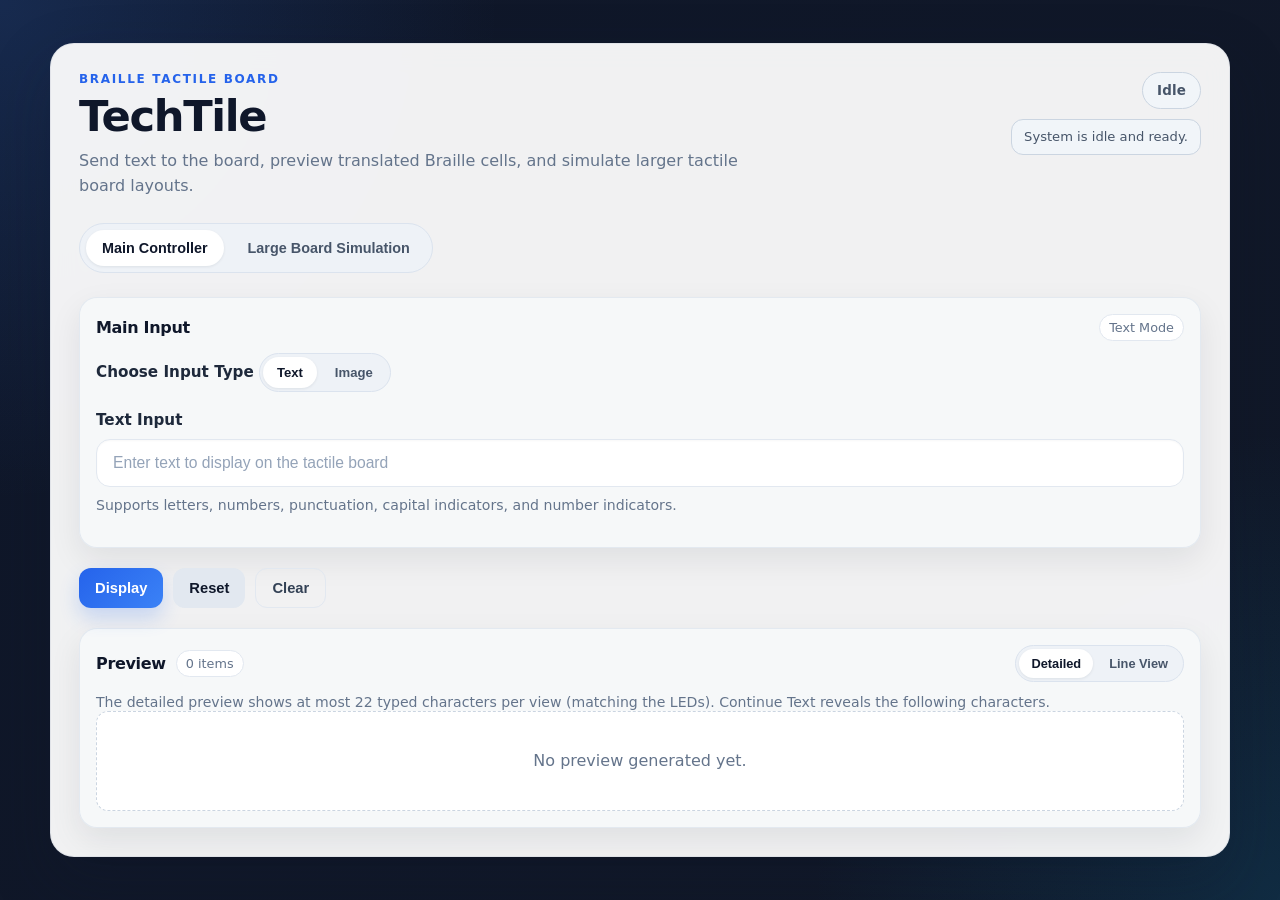
<file: templates/index.html>
<!DOCTYPE html>
<html lang="en">
<head>
    <meta charset="UTF-8" />
    <meta name="viewport" content="width=device-width, initial-scale=1.0" />
    <title>Braille Board Controller</title>
    <link rel="stylesheet" href="/static/style.css" />
</head>
<body>
    <main class="app-shell">
        <section class="panel">
            <header class="panel-header">
                <div class="header-left">
                    <p class="eyebrow">Braille Tactile Board</p>
                    <h1>TechTile</h1>
                    <p class="subtitle">
                        Send text to the board, preview translated Braille cells, and simulate larger tactile board layouts.
                    </p>
                </div>

                <div class="header-right">
                    <div class="status-pill pill-idle" id="statusPill">Idle</div>
                    <div class="status-inline status-idle" id="statusInline">
                        System is idle and ready.
                    </div>
                </div>
            </header>

            <section class="tab-bar" role="tablist" aria-label="Application views">
                <button
                    type="button"
                    class="app-tab active"
                    id="mainTabBtn"
                    role="tab"
                    aria-selected="true"
                    aria-controls="mainTabPanel"
                    onclick="setAppTab('main')"
                >
                    Main Controller
                </button>
                <button
                    type="button"
                    class="app-tab"
                    id="simulationTabBtn"
                    role="tab"
                    aria-selected="false"
                    aria-controls="simulationTabPanel"
                    onclick="setAppTab('simulation')"
                >
                    Large Board Simulation
                </button>
            </section>

            <section
                id="mainTabPanel"
                class="tab-panel active"
                role="tabpanel"
                aria-labelledby="mainTabBtn"
            >
                <div class="card">
                    <div class="card-header">
                        <h2>Main Input</h2>
                        <span class="card-meta" id="mainInputModeMeta">Text Mode</span>
                    </div>
                    <section class="control-group">
                        <label class="input-label">Choose Input Type</label>
                        <div class="segmented-control" role="tablist" aria-label="Main input type">
                            <button
                                type="button"
                                class="segment-btn active"
                                id="mainTextModeBtn"
                                onclick="setMainInputMode('text')"
                            >
                                Text
                            </button>
                            <button
                                type="button"
                                class="segment-btn"
                                id="mainImageModeBtn"
                                onclick="setMainInputMode('image')"
                            >
                                Image
                            </button>
                        </div>
                    </section>

                    <section id="mainTextInputSection" class="control-group">
                        <label for="textInput" class="input-label">Text Input</label>
                        <div class="input-row">
                            <input
                                id="textInput"
                                type="text"
                                placeholder="Enter text to display on the tactile board"
                                maxlength="120"
                            />
                        </div>
                        <p class="helper-text">
                            Supports letters, numbers, punctuation, capital indicators, and number indicators.
                        </p>
                    </section>

                    <section id="mainImageInputSection" class="control-group" hidden>
                        <label for="mainImageInput" class="input-label">Image Upload</label>
                        <div class="input-row">
                            <input
                                id="mainImageInput"
                                type="file"
                                accept="image/*"
                            />
                        </div>
                        <p class="helper-text">
                            Upload an image to render directly onto the 16x16 LED panel.
                        </p>
                    </section>
                </div>

                <section class="action-group">
                    <button class="btn btn-primary" onclick="renderMainInput()">Display</button>
                    <button class="btn btn-secondary" onclick="resetBoard()">Reset</button>
                    <button class="btn btn-ghost" onclick="clearBoard()">Clear</button>
                </section>

                <section class="preview-section">
                    <div class="card">
                        <div class="card-header preview-header">
                            <div class="preview-title-group">
                                <h2>Preview</h2>
                                <span class="card-meta" id="previewCount">0 items</span>
                            </div>

                            <div class="preview-header-actions">
                                <button
                                    type="button"
                                    class="btn btn-secondary btn-compact"
                                    id="mainContinueTextBtn"
                                    onclick="showNextPanelTextPage()"
                                    hidden
                                >
                                    Continue Text
                                </button>
                                <div class="preview-toggle" id="mainPreviewToggle" role="tablist" aria-label="Preview mode">
                                    <button
                                        type="button"
                                        class="toggle-btn active"
                                        id="detailModeBtn"
                                        onclick="setPreviewMode('detail')"
                                    >
                                        Detailed
                                    </button>
                                    <button
                                        type="button"
                                        class="toggle-btn"
                                        id="lineModeBtn"
                                        onclick="setPreviewMode('line')"
                                    >
                                        Line View
                                    </button>
                                </div>
                            </div>
                        </div>

                        <p class="helper-text simulation-pagination-note" id="panelPaginationNote">
                            The detailed preview and LEDs show at most the first 22 typed characters per view. Continue Text reveals the next 22 characters, and so on.
                        </p>

                        <div id="preview" class="preview-empty">
                            No preview generated yet.
                        </div>
                    </div>
                </section>
            </section>

            <section
                id="simulationTabPanel"
                class="tab-panel"
                role="tabpanel"
                aria-labelledby="simulationTabBtn"
                hidden
            >
                <div class="simulation-layout">
                    <div class="simulation-controls">
                        <div class="card">
                            <div class="card-header">
                                <h2>Input Mode</h2>
                                <span class="card-meta" id="simulationInputModeMeta">Text Mode</span>
                            </div>

                            <section class="control-group">
                                <label class="input-label">Choose Input Type</label>
                                <div class="segmented-control" role="tablist" aria-label="Simulation input type">
                                    <button
                                        type="button"
                                        class="segment-btn active"
                                        id="simulationTextModeBtn"
                                        onclick="setSimulationInputMode('text')"
                                    >
                                        Text
                                    </button>
                                    <button
                                        type="button"
                                        class="segment-btn"
                                        id="simulationJpgModeBtn"
                                        onclick="setSimulationInputMode('jpg')"
                                    >
                                        Image
                                    </button>
                                </div>
                            </section>

                            <p class="helper-text" id="modeDescription">
                                Text mode uses board size as rows × characters per line. Each character is shown as a grouped 2 × 3 Braille cell.
                            </p>
                        </div>

                        <div class="card">
                            <div class="card-header">
                                <h2>Board Size</h2>
                                <span class="card-meta" id="simulationBoardSizeMeta">3 rows × 8 chars</span>
                            </div>

                            <div class="board-size-grid">
                                <section class="control-group compact-control-group">
                                    <label for="boardRowsInput" class="input-label" id="boardRowsLabel">Rows</label>
                                    <div class="input-row size-input-row">
                                        <input
                                            id="boardRowsInput"
                                            class="small-number-input"
                                            type="number"
                                            min="1"
                                            max="100"
                                            step="1"
                                            value="3"
                                            placeholder="Rows"
                                        />
                                    </div>
                                </section>

                                <section class="control-group compact-control-group">
                                    <label for="boardColsInput" class="input-label" id="boardColsLabel">Characters Per Line</label>
                                    <div class="input-row size-input-row">
                                        <input
                                            id="boardColsInput"
                                            class="small-number-input"
                                            type="number"
                                            min="1"
                                            max="100"
                                            step="1"
                                            value="8"
                                            placeholder="Characters per line"
                                        />
                                    </div>
                                </section>
                            </div>

                            <p class="helper-text" id="boardSizeHelper">
                                For text, this means rows of characters and max characters per line. For image, this becomes rows × columns.
                            </p>
                            <p class="helper-text image-limit-note" id="simulationImageLimitNote" hidden>
                                Max preview size: --
                            </p>

                            <section class="action-group simulation-actions">
                                <button class="btn btn-primary" onclick="applySimulationBoardSize()">Apply Size</button>
                                <button class="btn btn-secondary" onclick="resetSimulationBoard()">Reset Simulation</button>
                            </section>
                        </div>

                        <div class="card">
                            <div class="card-header">
                                <h2>Display Input</h2>
                                <span class="card-meta" id="simulationDisplayMeta">Ready</span>
                            </div>

                            <section id="simulationTextInputSection" class="control-group">
                                <label for="simulationTextInput" class="input-label">Text to Display</label>
                                <div class="input-row">
                                    <input
                                        id="simulationTextInput"
                                        type="text"
                                        placeholder="Enter text to simulate on the large board"
                                        maxlength="1000"
                                    />
                                </div>
                                <p class="helper-text">
                                    Characters wrap to the next line when they exceed the max characters per line. If the full text exceeds the board capacity, use Continue Text in the preview panel.
                                </p>
                            </section>

                            <section id="simulationJpgInputSection" class="control-group" hidden>
                                <label for="simulationJpgInput" class="input-label">Image Upload</label>
                                <div class="input-row">
                                    <input
                                        id="simulationJpgInput"
                                        type="file"
                                        accept="image/*"
                                    />
                                </div>
                                <p class="helper-text">
                                    Upload an image and render its 0/1 tactile mapping onto the large board preview.
                                </p>
                            </section>

                            <section class="action-group simulation-actions">
                                <button class="btn btn-primary" onclick="renderSimulationInput()">Render on Board</button>
                                <button class="btn btn-ghost" onclick="clearSimulationContent()">Clear Content</button>
                            </section>

                            <p class="helper-text simulation-pagination-note" id="simulationPaginationNote">
                                No overflow text.
                            </p>
                        </div>
                    </div>

                    <div class="simulation-preview">
                        <div class="card">
                            <div class="card-header preview-header">
                                <div class="preview-title-group">
                                    <h2>Large Board Preview</h2>
                                    <span class="card-meta" id="simulationPreviewCount">24 character slots</span>
                                </div>

                                <div class="simulation-preview-actions">
                                    <button
                                        class="btn btn-secondary btn-compact"
                                        id="continueTextBtn"
                                        onclick="continueSimulationText()"
                                        hidden
                                    >
                                        Continue Text
                                    </button>
                                </div>
                            </div>

                            <div class="simulation-board-shell text-fit" id="simulationBoardShell">
                                <div id="simulationBoard" class="simulation-board" aria-label="Large board simulation"></div>
                            </div>

                            <div class="simulation-detail-section" id="simulationDetailSection">
                                <div class="simulation-detail-header">
                                    <div class="preview-title-group">
                                        <h3>Detailed Preview</h3>
                                        <span class="card-meta" id="simulationDetailCount">0 items</span>
                                    </div>
                                </div>

                                <div id="simulationDetailPreview" class="preview-empty">
                                    No detailed preview generated yet.
                                </div>
                            </div>
                        </div>
                    </div>
                </div>
            </section>
        </section>
    </main>

    <script>
        const statusPillEl = document.getElementById("statusPill");
        const statusInlineEl = document.getElementById("statusInline");
        const previewEl = document.getElementById("preview");
        const previewCountEl = document.getElementById("previewCount");
        const textInputEl = document.getElementById("textInput");
        const mainImageInputEl = document.getElementById("mainImageInput");
        const mainTextModeBtnEl = document.getElementById("mainTextModeBtn");
        const mainImageModeBtnEl = document.getElementById("mainImageModeBtn");
        const mainInputModeMetaEl = document.getElementById("mainInputModeMeta");
        const mainTextInputSectionEl = document.getElementById("mainTextInputSection");
        const mainImageInputSectionEl = document.getElementById("mainImageInputSection");
        const mainPreviewToggleEl = document.getElementById("mainPreviewToggle");
        const mainContinueTextBtnEl = document.getElementById("mainContinueTextBtn");
        const panelPaginationNoteEl = document.getElementById("panelPaginationNote");
        const detailModeBtn = document.getElementById("detailModeBtn");
        const lineModeBtn = document.getElementById("lineModeBtn");

        const mainTabBtn = document.getElementById("mainTabBtn");
        const simulationTabBtn = document.getElementById("simulationTabBtn");
        const mainTabPanel = document.getElementById("mainTabPanel");
        const simulationTabPanel = document.getElementById("simulationTabPanel");

        const boardRowsInputEl = document.getElementById("boardRowsInput");
        const boardColsInputEl = document.getElementById("boardColsInput");
        const boardRowsLabelEl = document.getElementById("boardRowsLabel");
        const boardColsLabelEl = document.getElementById("boardColsLabel");
        const boardSizeHelperEl = document.getElementById("boardSizeHelper");
        const modeDescriptionEl = document.getElementById("modeDescription");
        const simulationImageLimitNoteEl = document.getElementById("simulationImageLimitNote");

        const simulationBoardShellEl = document.getElementById("simulationBoardShell");
        const simulationBoardEl = document.getElementById("simulationBoard");
        const simulationBoardSizeMetaEl = document.getElementById("simulationBoardSizeMeta");
        const simulationPreviewCountEl = document.getElementById("simulationPreviewCount");
        const simulationDetailSectionEl = document.getElementById("simulationDetailSection");
        const simulationDetailPreviewEl = document.getElementById("simulationDetailPreview");
        const simulationDetailCountEl = document.getElementById("simulationDetailCount");

        const simulationTextModeBtn = document.getElementById("simulationTextModeBtn");
        const simulationJpgModeBtn = document.getElementById("simulationJpgModeBtn");
        const simulationInputModeMetaEl = document.getElementById("simulationInputModeMeta");
        const simulationDisplayMetaEl = document.getElementById("simulationDisplayMeta");
        const simulationTextInputSectionEl = document.getElementById("simulationTextInputSection");
        const simulationJpgInputSectionEl = document.getElementById("simulationJpgInputSection");
        const simulationTextInputEl = document.getElementById("simulationTextInput");
        const simulationJpgInputEl = document.getElementById("simulationJpgInput");
        const continueTextBtnEl = document.getElementById("continueTextBtn");
        const simulationPaginationNoteEl = document.getElementById("simulationPaginationNote");

        let previewMode = "detail";
        let activeAppTab = "main";
        let latestPatterns = [];

        let panelDisplayText = "";
        /** True only when input length is over 22 characters (paginated WS2812 mode). */
        let panelPagingLongMessage = false;
        let panelDisplayPage = 0;
        let panelHasMore = false;
        let panelTotalPages = 1;
        const MAIN_WS2812_FULL_TEXT_MAX_CHARS = 22;
        let mainInputMode = "text";
        let mainImagePreviewRows = [];
        let mainImagePreviewMeta = {};
        let simulationInputMode = "text";

        const TEXT_MODE_DEFAULTS = {
            rows: 3,
            cols: 8
        };

        const IMAGE_MODE_DEFAULTS = {
            rows: 16,
            cols: 16
        };

        const IMAGE_SIZING = {
            minDotSize: 2,
            preferredGap: 10,
            minGap: 2,
            dotCapReferenceRows: 12,
            dotCapReferenceCols: 18,
            gapCapReferenceRows: 20,
            gapCapReferenceCols: 20
        };

        // BRAILLE_MAP uses dot order 1..6 (left column then right). CSS grid fills row-by-row.
        const BRAILLE_DOT_ORDER_TO_GRID = [0, 3, 1, 4, 2, 5];
        const BRAILLE_GRID_DOT_NUMBERS = [1, 4, 2, 5, 3, 6];

        function patternBitsForGrid(pattern) {
            const s = String(pattern || "000000").padEnd(6, "0").slice(0, 6);
            return BRAILLE_DOT_ORDER_TO_GRID.map((i) => s[i]);
        }

        const simulationState = {
            rows: TEXT_MODE_DEFAULTS.rows,
            cols: TEXT_MODE_DEFAULTS.cols,
            textPatterns: [],
            textOffset: 0,
            hasMoreText: false,
            activeTextSliceLength: 0,
            currentPagePatterns: [],
            imageRows: [],
            imageMeta: {
                target_width: 0,
                target_height: 0,
                threshold: 0,
                filename: "",
                image_url: ""
            }
        };

        function escapeHtml(value) {
            return String(value)
                .replace(/&/g, "&amp;")
                .replace(/</g, "&lt;")
                .replace(/>/g, "&gt;")
                .replace(/"/g, "&quot;")
                .replace(/'/g, "&#039;");
        }

        function clamp(value, min, max) {
            return Math.min(max, Math.max(min, value));
        }

        function clampInteger(value, min, max, fallback) {
            const parsed = Number.parseInt(value, 10);
            if (Number.isNaN(parsed)) {
                return fallback;
            }
            return Math.min(max, Math.max(min, parsed));
        }

        function setStatus(message, type = "idle") {
            statusPillEl.textContent = type.charAt(0).toUpperCase() + type.slice(1);
            statusPillEl.className = `status-pill pill-${type}`;

            statusInlineEl.textContent = message;
            statusInlineEl.className = `status-inline status-${type}`;
        }

        function setAppTab(tab) {
            activeAppTab = tab;

            const isMain = tab === "main";
            mainTabBtn.classList.toggle("active", isMain);
            simulationTabBtn.classList.toggle("active", !isMain);

            mainTabBtn.setAttribute("aria-selected", String(isMain));
            simulationTabBtn.setAttribute("aria-selected", String(!isMain));

            mainTabPanel.classList.toggle("active", isMain);
            simulationTabPanel.classList.toggle("active", !isMain);

            mainTabPanel.hidden = !isMain;
            simulationTabPanel.hidden = isMain;

            if (!isMain && simulationInputMode === "jpg") {
                requestAnimationFrame(() => {
                    updateImageLimitDisplay();
                    updateImageBoardSizing();
                });
            }
        }

        function setPreviewMode(mode) {
            previewMode = mode;

            detailModeBtn.classList.toggle("active", mode === "detail");
            lineModeBtn.classList.toggle("active", mode === "line");

            if (mainInputMode === "image") {
                renderMainImagePreview(mainImagePreviewRows, mainImagePreviewMeta);
            } else {
                renderPreview(latestPatterns);
            }
        }

        function setMainInputMode(mode) {
            const isText = mode === "text";
            mainInputMode = isText ? "text" : "image";

            mainTextModeBtnEl.classList.toggle("active", isText);
            mainImageModeBtnEl.classList.toggle("active", !isText);
            mainInputModeMetaEl.textContent = isText ? "Text Mode" : "Image Mode";

            mainTextInputSectionEl.hidden = !isText;
            mainImageInputSectionEl.hidden = isText;
            mainPreviewToggleEl.hidden = false;

            panelDisplayText = "";
            panelPagingLongMessage = false;
            panelDisplayPage = 0;
            panelHasMore = false;
            panelTotalPages = 1;
            updatePanelPaginationUI();
        }

        function renderBrailleCell(pattern, extraClass = "") {
            const safePattern = String(pattern || "000000").padEnd(6, "0").slice(0, 6);
            const bits = patternBitsForGrid(safePattern);

            return `
                <div class="braille-cell ${extraClass}" aria-label="Braille pattern ${safePattern}">
                    ${bits.map((bit, index) => `
                        <span
                            class="dot ${bit === "1" ? "raised" : ""}"
                            data-dot="${BRAILLE_GRID_DOT_NUMBERS[index]}"
                            aria-hidden="true"
                        ></span>
                    `).join("")}
                </div>
            `;
        }

        function renderDetailPreview(patterns) {
            return `
                <div class="preview-list">
                    ${patterns.map(item => {
                        const char = escapeHtml(item.char ?? "");
                        const pattern = escapeHtml(item.pattern ?? "000000");
                        const type = escapeHtml(item.type ?? "unknown");
                        const meaning = item.meaning ? escapeHtml(item.meaning) : "";

                        return `
                            <div class="preview-item">
                                <div class="preview-main">
                                    ${renderBrailleCell(item.pattern)}

                                    <div class="preview-text">
                                        <div class="preview-char">${char === " " ? "&nbsp;" : char}</div>

                                        <div class="preview-meta">
                                            <span class="preview-badge">${type}</span>
                                            ${meaning ? `<span class="preview-meaning">• ${meaning}</span>` : ""}
                                        </div>

                                        <div class="preview-pattern">${pattern}</div>
                                    </div>
                                </div>
                            </div>
                        `;
                    }).join("")}
                </div>
            `;
        }

        function renderLinePreview(patterns) {
            return `
                <div class="braille-line-preview">
                    ${patterns.map(item => `
                        <div class="braille-line-item">
                            ${renderBrailleCell(item.pattern, "braille-cell-line")}
                        </div>
                    `).join("")}
                </div>
            `;
        }

        function renderPreview(patterns = []) {
            latestPatterns = Array.isArray(patterns) ? patterns : [];

            if (!latestPatterns.length) {
                previewEl.className = "preview-empty";
                previewEl.innerHTML = "No preview generated yet.";
                previewCountEl.textContent = "0 items";
                return;
            }

            previewEl.className = "preview-content";
            previewCountEl.textContent = `${latestPatterns.length} item${latestPatterns.length === 1 ? "" : "s"}`;

            if (previewMode === "line") {
                previewEl.innerHTML = renderLinePreview(latestPatterns);
            } else {
                previewEl.innerHTML = renderDetailPreview(latestPatterns);
            }
        }

        function renderMainImagePreview(rows = [], meta = {}) {
            const safeRows = Array.isArray(rows) ? rows : [];
            if (!safeRows.length) {
                previewEl.className = "preview-empty";
                previewEl.innerHTML = "No preview generated yet.";
                previewCountEl.textContent = "0 items";
                return;
            }

            const sourceWidth = Number.isInteger(meta.target_width) ? meta.target_width : (safeRows[0] ? safeRows[0].length : 0);
            const sourceHeight = Number.isInteger(meta.target_height) ? meta.target_height : safeRows.length;
            const threshold = Number.isInteger(meta.threshold) ? meta.threshold : "N/A";
            const panelWidth = 16;
            const panelHeight = 16;

            const panelRows = [];
            for (let y = 0; y < panelHeight; y += 1) {
                const sourceRow = Array.isArray(safeRows[y]) ? safeRows[y] : [];
                const panelRow = [];
                for (let x = 0; x < panelWidth; x += 1) {
                    panelRow.push(sourceRow[x] === 1 ? 1 : 0);
                }
                panelRows.push(panelRow);
            }

            const htmlRows = panelRows.map((row) => `
                <div style="display:flex; gap:6px; flex-wrap:nowrap;">
                    ${row.map((value) => `
                        <span
                            style="
                                width:20px;
                                height:20px;
                                display:inline-flex;
                                align-items:center;
                                justify-content:center;
                                border-radius:6px;
                                font-size:11px;
                                font-weight:600;
                                background:${value === 1 ? "#111" : "#e9ecef"};
                                color:${value === 1 ? "#fff" : "#333"};
                            "
                        >${escapeHtml(value)}</span>
                    `).join("")}
                </div>
            `).join("");

            const lineViewDots = panelRows
                .flatMap((row) => row)
                .map((value) => `
                    <span class="simulation-dot ${value === 1 ? "active" : ""}" aria-hidden="true"></span>
                `)
                .join("");

            previewEl.className = "preview-content";
            previewEl.innerHTML = `
                <div style="display:flex; flex-direction:column; gap:16px;">
                    <div style="display:flex; flex-wrap:wrap; gap:12px; font-size:14px;">
                        <span><strong>Source:</strong> ${escapeHtml(sourceWidth)} x ${escapeHtml(sourceHeight)}</span>
                        <span><strong>Panel Preview:</strong> 16 x 16</span>
                        <span><strong>Threshold:</strong> ${escapeHtml(threshold)}</span>
                    </div>
                    ${
                        previewMode === "line"
                            ? `
                                <div class="simulation-board simulation-board-image" style="
                                    width:max-content;
                                    height:auto;
                                    grid-template-columns: repeat(16, var(--simulation-image-dot-size));
                                    grid-template-rows: repeat(16, var(--simulation-image-dot-size));
                                ">
                                    ${lineViewDots}
                                </div>
                            `
                            : `
                                <div style="display:flex; flex-direction:column; gap:8px;">
                                    ${htmlRows}
                                </div>
                            `
                    }
                </div>
            `;
            previewCountEl.textContent = "256 LEDs";
        }

        function renderSimulationDetailPreview(patterns = []) {
            if (simulationInputMode !== "text") {
                simulationDetailSectionEl.hidden = false;

                const imageRows = simulationState.imageRows || [];
                const meta = simulationState.imageMeta || {};

                if (!imageRows.length) {
                    simulationDetailPreviewEl.className = "preview-empty";
                    simulationDetailPreviewEl.innerHTML = "No image mapping generated yet.";
                    simulationDetailCountEl.textContent = "0 items";
                    return;
                }

                const width = meta.target_width ?? "N/A";
                const height = meta.target_height ?? "N/A";
                const threshold = meta.threshold ?? "N/A";
                const boardRows = Math.max(1, simulationState.rows);
                const boardCols = Math.max(1, simulationState.cols);

                const boardMatrix = [];
                for (let r = 0; r < boardRows; r += 1) {
                    const sourceRow = Array.isArray(imageRows[r]) ? imageRows[r] : [];
                    const row = [];
                    for (let c = 0; c < boardCols; c += 1) {
                        row.push(sourceRow[c] === 1 ? 1 : 0);
                    }
                    boardMatrix.push(row);
                }

                const htmlRows = boardMatrix.map(row => {
                    return `
                        <div style="display:flex; gap:6px; flex-wrap:nowrap;">
                            ${row.map(value => `
                                <span
                                    style="
                                        width:22px;
                                        height:22px;
                                        display:inline-flex;
                                        align-items:center;
                                        justify-content:center;
                                        border-radius:6px;
                                        font-size:12px;
                                        font-weight:600;
                                        background:${value === 1 ? "#111" : "#e9ecef"};
                                        color:${value === 1 ? "#fff" : "#333"};
                                    "
                                >${escapeHtml(value)}</span>
                            `).join("")}
                        </div>
                    `;
                }).join("");

                simulationDetailPreviewEl.className = "preview-content";
                simulationDetailPreviewEl.innerHTML = `
                    <div style="display:flex; flex-direction:column; gap:16px;">
                        <div style="display:flex; flex-wrap:wrap; gap:12px; font-size:14px;">
                            <span><strong>Source:</strong> ${escapeHtml(width)} x ${escapeHtml(height)}</span>
                            <span><strong>Board:</strong> ${escapeHtml(boardCols)} x ${escapeHtml(boardRows)}</span>
                            <span><strong>Threshold:</strong> ${escapeHtml(threshold)}</span>
                        </div>
                        <div style="display:flex; flex-direction:column; gap:8px;">
                            ${htmlRows}
                        </div>
                    </div>
                `;
                simulationDetailCountEl.textContent = `${boardRows} row${boardRows === 1 ? "" : "s"}`;
                return;
            }

            simulationDetailSectionEl.hidden = false;

            if (!patterns.length) {
                simulationDetailPreviewEl.className = "preview-empty";
                simulationDetailPreviewEl.innerHTML = "No detailed preview generated yet.";
                simulationDetailCountEl.textContent = "0 items";
                return;
            }

            simulationDetailPreviewEl.className = "preview-content";
            simulationDetailPreviewEl.innerHTML = renderDetailPreview(patterns);
            simulationDetailCountEl.textContent = `${patterns.length} item${patterns.length === 1 ? "" : "s"}`;
        }

        function getTextBoardCapacity() {
            return simulationState.rows * simulationState.cols;
        }

        function getImagePreviewMetrics() {
            const shellStyles = window.getComputedStyle(simulationBoardShellEl);
            const paddingX =
                parseFloat(shellStyles.paddingLeft) + parseFloat(shellStyles.paddingRight);
            const paddingY =
                parseFloat(shellStyles.paddingTop) + parseFloat(shellStyles.paddingBottom);

            const availableWidth = Math.max(120, simulationBoardShellEl.clientWidth - paddingX);
            const availableHeight = Math.max(120, simulationBoardShellEl.clientHeight - paddingY);

            return { availableWidth, availableHeight };
        }

        function getImageSizeLimits() {
            const { availableWidth, availableHeight } = getImagePreviewMetrics();
            const minDot = IMAGE_SIZING.minDotSize;
            const minGap = IMAGE_SIZING.minGap;

            const maxCols = Math.max(
                1,
                Math.floor((availableWidth + minGap) / (minDot + minGap))
            );

            const maxRows = Math.max(
                1,
                Math.floor((availableHeight + minGap) / (minDot + minGap))
            );

            return { maxRows, maxCols, availableWidth, availableHeight };
        }

        function getMaxImageDotCap(availableWidth, availableHeight) {
            const cols = IMAGE_SIZING.dotCapReferenceCols;
            const rows = IMAGE_SIZING.dotCapReferenceRows;
            const gap = IMAGE_SIZING.preferredGap;

            const widthLimited = Math.floor((availableWidth - gap * Math.max(0, cols - 1)) / cols);
            const heightLimited = Math.floor((availableHeight - gap * Math.max(0, rows - 1)) / rows);

            return Math.max(
                IMAGE_SIZING.minDotSize,
                Math.min(widthLimited, heightLimited)
            );
        }

        function getMaxImageGapCaps(availableWidth, availableHeight) {
            const cols = IMAGE_SIZING.gapCapReferenceCols;
            const rows = IMAGE_SIZING.gapCapReferenceRows;
            const dotCap = getMaxImageDotCap(availableWidth, availableHeight);

            const gapCapX = cols > 1
                ? Math.max(
                    IMAGE_SIZING.minGap,
                    Math.floor((availableWidth - dotCap * cols) / (cols - 1))
                )
                : 0;

            const gapCapY = rows > 1
                ? Math.max(
                    IMAGE_SIZING.minGap,
                    Math.floor((availableHeight - dotCap * rows) / (rows - 1))
                )
                : 0;

            return { gapCapX, gapCapY, dotCap };
        }

        function updateImageLimitDisplay() {
            const { maxRows, maxCols } = getImageSizeLimits();

            simulationImageLimitNoteEl.hidden = simulationInputMode !== "jpg";
            simulationImageLimitNoteEl.textContent =
                `Max preview size in image mode: ${maxRows} rows × ${maxCols} columns.`;

            if (simulationInputMode === "jpg") {
                boardRowsInputEl.max = String(maxRows);
                boardColsInputEl.max = String(maxCols);
            }
        }

        function updateSimulationControlsForMode() {
            const isText = simulationInputMode === "text";

            simulationTextModeBtn.classList.toggle("active", isText);
            simulationJpgModeBtn.classList.toggle("active", !isText);

            simulationInputModeMetaEl.textContent = isText ? "Text Mode" : "Image Mode";

            simulationTextInputSectionEl.hidden = !isText;
            simulationJpgInputSectionEl.hidden = isText;

            if (isText) {
                boardRowsLabelEl.textContent = "Rows";
                boardColsLabelEl.textContent = "Characters Per Line";
                boardRowsInputEl.max = "100";
                boardColsInputEl.max = "100";
                boardColsInputEl.placeholder = "Characters per line";
                modeDescriptionEl.textContent =
                    "Text mode uses board size as rows × characters per line. Each character is shown as a grouped 2 × 3 Braille cell.";
                boardSizeHelperEl.textContent =
                    "Rows = number of text lines. Characters Per Line = max characters shown before wrapping to the next line.";
                simulationImageLimitNoteEl.hidden = true;
            } else {
                boardRowsLabelEl.textContent = "Rows";
                boardColsLabelEl.textContent = "Columns";
                boardColsInputEl.placeholder = "Columns";
                modeDescriptionEl.textContent =
                    "Image mode uses board size as rows × columns. The uploaded image is converted into a 0/1 tactile matrix and rendered on the board.";
                boardSizeHelperEl.textContent =
                    "Rows × Columns defines the preview matrix for image mode.";
                updateImageLimitDisplay();
            }

            updateSimulationBoardMeta();
            updateSimulationPaginationUI();
            renderSimulationDetailPreview(simulationState.currentPagePatterns);
        }

        function updateSimulationBoardMeta() {
            if (simulationInputMode === "text") {
                const totalSlots = simulationState.rows * simulationState.cols;
                simulationBoardSizeMetaEl.textContent = `${simulationState.rows} rows × ${simulationState.cols} chars`;
                simulationPreviewCountEl.textContent = `${totalSlots} character slot${totalSlots === 1 ? "" : "s"}`;
            } else {
                const totalDots =
                    simulationState.rows * simulationState.cols;
                simulationBoardSizeMetaEl.textContent = `${simulationState.rows} rows × ${simulationState.cols} cols`;
                simulationPreviewCountEl.textContent = `${totalDots} dot${totalDots === 1 ? "" : "s"}`;
            }
        }

        function updateSimulationPaginationUI() {
            if (simulationInputMode !== "text") {
                continueTextBtnEl.hidden = true;
                simulationPaginationNoteEl.textContent = "Pagination is only used in text mode.";
                return;
            }

            if (!simulationState.textPatterns.length) {
                continueTextBtnEl.hidden = true;
                simulationPaginationNoteEl.textContent = "No overflow text.";
                return;
            }

            const capacity = getTextBoardCapacity();
            const start = simulationState.textOffset;
            const end = Math.min(start + capacity, simulationState.textPatterns.length);

            if (simulationState.hasMoreText) {
                continueTextBtnEl.hidden = false;
                simulationPaginationNoteEl.textContent =
                    `Showing characters ${start + 1}-${end} of ${simulationState.textPatterns.length}. More text remains.`;
            } else {
                continueTextBtnEl.hidden = true;
                simulationPaginationNoteEl.textContent =
                    `Showing characters ${start + 1}-${end} of ${simulationState.textPatterns.length}.`;
            }
        }

        function clearSimulationBoard() {
            simulationBoardEl.innerHTML = "";
        }

        function createBrailleCharCell(pattern) {
            const safePattern = String(pattern || "000000").padEnd(6, "0").slice(0, 6);
            const dots = patternBitsForGrid(safePattern);

            const charCell = document.createElement("div");
            charCell.className = "simulation-char-cell";

            dots.forEach((bit) => {
                const dotEl = document.createElement("span");
                dotEl.className = "simulation-dot";
                if (bit === "1") {
                    dotEl.classList.add("active");
                }
                dotEl.setAttribute("aria-hidden", "true");
                charCell.appendChild(dotEl);
            });

            return charCell;
        }

        function updateImageBoardSizing() {
            if (simulationInputMode !== "jpg") {
                return;
            }

            const rows = Math.max(1, simulationState.rows);
            const cols = Math.max(1, simulationState.cols);
            const { availableWidth, availableHeight } = getImagePreviewMetrics();
            const { dotCap, gapCapX, gapCapY } = getMaxImageGapCaps(availableWidth, availableHeight);

            let dotSize = Math.floor(Math.min(
                cols > 0 ? availableWidth / cols : availableWidth,
                rows > 0 ? availableHeight / rows : availableHeight
            ));

            if (!Number.isFinite(dotSize) || dotSize <= 0) {
                dotSize = IMAGE_SIZING.minDotSize;
            }

            dotSize = clamp(dotSize, IMAGE_SIZING.minDotSize, dotCap);

            const density = rows * cols;

            let scaleFactor = 1;

            if (density < 400) {
                scaleFactor = 0.7;
            } else if (density < 900) {
                scaleFactor = 0.8;
            } else if (density < 1600) {
                scaleFactor = 0.92;
            } else {
                scaleFactor = 1;
            }

            dotSize = Math.floor(dotSize * scaleFactor);

            let sharedGapX = cols > 1
                ? (availableWidth - (dotSize * cols)) / (cols - 1)
                : 0;

            let sharedGapY = rows > 1
                ? (availableHeight - (dotSize * rows)) / (rows - 1)
                : 0;

            let sharedGap = Math.floor(Math.min(sharedGapX, sharedGapY));

            const sharedGapCap = Math.min(
                cols > 1 ? gapCapX : Number.POSITIVE_INFINITY,
                rows > 1 ? gapCapY : Number.POSITIVE_INFINITY
            );

            if (!Number.isFinite(sharedGap)) {
                sharedGap = 0;
            }

            if (rows > 1 || cols > 1) {
                sharedGap = clamp(sharedGap, IMAGE_SIZING.minGap, sharedGapCap);
            } else {
                sharedGap = 0;
            }

            const fitDotWidth = Math.floor(
                (availableWidth - sharedGap * Math.max(0, cols - 1)) / cols
            );
            const fitDotHeight = Math.floor(
                (availableHeight - sharedGap * Math.max(0, rows - 1)) / rows
            );

            dotSize = clamp(
                Math.min(dotSize, fitDotWidth, fitDotHeight),
                IMAGE_SIZING.minDotSize,
                dotCap
            );

            simulationBoardEl.style.setProperty("--simulation-image-dot-size", `${dotSize}px`);
            simulationBoardEl.style.setProperty("--simulation-image-gap-x", `${sharedGap}px`);
            simulationBoardEl.style.setProperty("--simulation-image-gap-y", `${sharedGap}px`);
            simulationBoardEl.style.gridTemplateColumns = `repeat(${cols}, ${dotSize}px)`;
            simulationBoardEl.style.gridTemplateRows = `repeat(${rows}, ${dotSize}px)`;
        }

        function buildTextSimulationBoard() {
            clearSimulationBoard();

            simulationBoardShellEl.classList.remove("image-fit");
            simulationBoardShellEl.classList.add("text-fit");

            simulationBoardEl.className = "simulation-board simulation-board-text";
            simulationBoardEl.removeAttribute("style");
            simulationBoardEl.style.width = "max-content";
            simulationBoardEl.style.height = "auto";
            simulationBoardEl.style.gridTemplateColumns =
                `repeat(${simulationState.cols}, var(--simulation-char-cell-width))`;

            const capacity = getTextBoardCapacity();
            const start = simulationState.textOffset;
            const end = Math.min(start + capacity, simulationState.textPatterns.length);
            const visiblePatterns = simulationState.textPatterns.slice(start, end);

            simulationState.currentPagePatterns = visiblePatterns;
            simulationState.activeTextSliceLength = visiblePatterns.length;
            simulationState.hasMoreText = end < simulationState.textPatterns.length;

            const fragment = document.createDocumentFragment();

            for (let index = 0; index < capacity; index += 1) {
                const pattern = visiblePatterns[index]?.pattern ?? "000000";
                const charCellEl = createBrailleCharCell(pattern);
                fragment.appendChild(charCellEl);
            }

            simulationBoardEl.appendChild(fragment);

            simulationBoardShellEl.scrollLeft = 0;
            simulationBoardShellEl.scrollTop = 0;

            updateSimulationBoardMeta();
            updateSimulationPaginationUI();
            renderSimulationDetailPreview(visiblePatterns);
        }

        function buildImageSimulationBoard() {
            clearSimulationBoard();

            simulationBoardShellEl.classList.remove("text-fit");
            simulationBoardShellEl.classList.add("image-fit");

            simulationBoardEl.className = "simulation-board simulation-board-image";
            simulationBoardEl.removeAttribute("style");
            simulationBoardEl.style.width = "100%";
            simulationBoardEl.style.height = "100%";

            const rowsData = simulationState.imageRows || [];
            const rowCount = simulationState.rows;
            const colCount = simulationState.cols;
            const fragment = document.createDocumentFragment();

            for (let r = 0; r < rowCount; r += 1) {
                const currentRow = Array.isArray(rowsData[r]) ? rowsData[r] : [];

                for (let c = 0; c < colCount; c += 1) {
                    const value = currentRow[c] === 1 ? 1 : 0;
                    const dotEl = document.createElement("span");
                    dotEl.className = "simulation-dot";
                    if (value === 1) {
                        dotEl.classList.add("active");
                    }
                    dotEl.setAttribute("aria-hidden", "true");
                    fragment.appendChild(dotEl);
                }
            }

            simulationBoardEl.appendChild(fragment);

            simulationState.currentPagePatterns = [];
            updateSimulationBoardMeta();
            updateSimulationPaginationUI();
            renderSimulationDetailPreview([]);

            requestAnimationFrame(() => {
                updateImageLimitDisplay();
                updateImageBoardSizing();
            });
        }

        function buildSimulationBoard() {
            if (simulationInputMode === "text") {
                buildTextSimulationBoard();
            } else {
                buildImageSimulationBoard();
            }
        }

        function setSimulationInputMode(mode) {
            simulationInputMode = mode;

            if (mode === "text") {
                simulationState.rows = clampInteger(boardRowsInputEl.value, 1, 100, TEXT_MODE_DEFAULTS.rows);
                simulationState.cols = clampInteger(boardColsInputEl.value, 1, 100, TEXT_MODE_DEFAULTS.cols);
            } else {
                const { maxRows, maxCols } = getImageSizeLimits();
                simulationState.rows = clampInteger(boardRowsInputEl.value, 1, maxRows, IMAGE_MODE_DEFAULTS.rows);
                simulationState.cols = clampInteger(boardColsInputEl.value, 1, maxCols, IMAGE_MODE_DEFAULTS.cols);
            }

            boardRowsInputEl.value = simulationState.rows;
            boardColsInputEl.value = simulationState.cols;

            updateSimulationControlsForMode();
            buildSimulationBoard();
        }

        function applySimulationBoardSize() {
            if (simulationInputMode === "text") {
                const rows = clampInteger(boardRowsInputEl.value, 1, 100, simulationState.rows);
                const cols = clampInteger(boardColsInputEl.value, 1, 100, simulationState.cols);

                boardRowsInputEl.value = rows;
                boardColsInputEl.value = cols;

                simulationState.rows = rows;
                simulationState.cols = cols;
                simulationState.textOffset = 0;

                buildSimulationBoard();
                setStatus(`Text simulation board resized to ${rows} rows by ${cols} characters per line.`, "success");
                return;
            }

            const { maxRows, maxCols } = getImageSizeLimits();
            const inputRows = Number.parseInt(boardRowsInputEl.value, 10);
            const inputCols = Number.parseInt(boardColsInputEl.value, 10);

            const requestedRows = clampInteger(boardRowsInputEl.value, 1, maxRows, simulationState.rows);
            const requestedCols = clampInteger(boardColsInputEl.value, 1, maxCols, simulationState.cols);

            boardRowsInputEl.value = requestedRows;
            boardColsInputEl.value = requestedCols;

            simulationState.rows = requestedRows;
            simulationState.cols = requestedCols;

            const currentImageRows = Array.isArray(simulationState.imageRows) ? simulationState.imageRows : [];
            const resizedRows = [];

            for (let r = 0; r < requestedRows; r += 1) {
                const sourceRow = Array.isArray(currentImageRows[r]) ? currentImageRows[r] : [];
                const newRow = [];

                for (let c = 0; c < requestedCols; c += 1) {
                    newRow.push(sourceRow[c] === 1 ? 1 : 0);
                }

                resizedRows.push(newRow);
            }

            simulationState.imageRows = resizedRows;

            buildSimulationBoard();

            if (inputRows > maxRows || inputCols > maxCols) {
                setStatus(
                    `Image simulation board was limited to ${maxRows} rows × ${maxCols} columns to fit the preview.`,
                    "warning"
                );
            } else {
                setStatus(`Image simulation board resized to ${requestedRows} rows by ${requestedCols} columns.`, "success");
            }
        }

        function clearSimulationContent() {
            simulationState.textPatterns = [];
            simulationState.textOffset = 0;
            simulationState.hasMoreText = false;
            simulationState.activeTextSliceLength = 0;
            simulationState.currentPagePatterns = [];
            simulationState.imageRows = [];
            simulationState.imageMeta = {
                target_width: 0,
                target_height: 0,
                threshold: 0,
                filename: "",
                image_url: ""
            };

            if (simulationJpgInputEl) {
                simulationJpgInputEl.value = "";
            }

            if (simulationInputMode === "text") {
                buildTextSimulationBoard();
            } else {
                buildImageSimulationBoard();
            }

            simulationDisplayMetaEl.textContent = "Ready";
            setStatus("Simulation content cleared.", "success");
        }

        function resetSimulationBoard() {
            if (simulationInputMode === "text") {
                simulationState.rows = TEXT_MODE_DEFAULTS.rows;
                simulationState.cols = TEXT_MODE_DEFAULTS.cols;
            } else {
                const { maxRows, maxCols } = getImageSizeLimits();
                simulationState.rows = Math.min(IMAGE_MODE_DEFAULTS.rows, maxRows);
                simulationState.cols = Math.min(IMAGE_MODE_DEFAULTS.cols, maxCols);
            }

            simulationState.textPatterns = [];
            simulationState.textOffset = 0;
            simulationState.hasMoreText = false;
            simulationState.activeTextSliceLength = 0;
            simulationState.currentPagePatterns = [];
            simulationState.imageRows = [];
            simulationState.imageMeta = {
                target_width: 0,
                target_height: 0,
                threshold: 0,
                filename: "",
                image_url: ""
            };

            boardRowsInputEl.value = simulationState.rows;
            boardColsInputEl.value = simulationState.cols;
            simulationTextInputEl.value = "";
            simulationJpgInputEl.value = "";

            buildSimulationBoard();
            simulationDisplayMetaEl.textContent = "Ready";
            setStatus("Simulation board reset to default.", "success");
        }

        function updatePanelPaginationUI() {
            if (mainInputMode !== "text") {
                mainContinueTextBtnEl.hidden = true;
                panelPaginationNoteEl.textContent =
                    "Image mode uses the uploaded pixel matrix directly.";
                return;
            }
            if (!panelDisplayText.trim()) {
                mainContinueTextBtnEl.hidden = true;
                panelPaginationNoteEl.textContent =
                    "The detailed preview shows at most 22 typed characters per view (matching the LEDs). Continue Text reveals the following characters.";
                return;
            }
            if (!panelPagingLongMessage) {
                mainContinueTextBtnEl.hidden = true;
                panelPaginationNoteEl.textContent =
                    `Showing all ${panelDisplayText.length} character${panelDisplayText.length === 1 ? "" : "s"} (limit ${MAIN_WS2812_FULL_TEXT_MAX_CHARS}).`;
                return;
            }
            if (panelHasMore) {
                mainContinueTextBtnEl.hidden = false;
                panelPaginationNoteEl.textContent =
                    `View ${panelDisplayPage + 1} of ${panelTotalPages}: up to ${MAIN_WS2812_FULL_TEXT_MAX_CHARS} typed characters of your input. Continue Text loads the next block.`;
                return;
            }
            mainContinueTextBtnEl.hidden = true;
            panelPaginationNoteEl.textContent =
                `Final view (${panelDisplayPage + 1} of ${panelTotalPages}).`;
        }

        async function fetchBraillePatterns(text, options = {}) {
            const page = Number.isInteger(options.page) ? options.page : 0;
            const paginate = options.paginate !== false;
            const response = await fetch("/display", {
                method: "POST",
                headers: { "Content-Type": "application/json" },
                body: JSON.stringify({ text, page, paginate })
            });

            const data = await response.json().catch(() => ({}));

            if (!response.ok) {
                const msg =
                    (data && data.message) ||
                    `Display request failed (HTTP ${response.status})`;
                throw new Error(msg);
            }
            if (data.status === "error" && data.message) {
                throw new Error(data.message);
            }
            return {
                patterns: Array.isArray(data.patterns) ? data.patterns : [],
                page: Number.isInteger(data.page) ? data.page : page,
                total_pages: Number.isInteger(data.total_pages) ? data.total_pages : 1,
                has_more: Boolean(data.has_more),
            };
        }

        async function uploadImage(file, options = {}) {
            const formData = new FormData();
            formData.append("image", file);
            if (options.sendToLed === false) {
                formData.append("send_to_led", "0");
            }
            const endpoint = options.endpoint || "/upload_image";

            const response = await fetch(endpoint, {
                method: "POST",
                body: formData
            });

            const bodyText = await response.text();
            let data = null;
            try {
                data = JSON.parse(bodyText);
            } catch (_err) {
                if (!response.ok) {
                    throw new Error(
                        `Image upload failed (HTTP ${response.status}) at ${endpoint}. ` +
                        "The server returned non-JSON output. Restart the Flask app and try again."
                    );
                }
                throw new Error(
                    `Image upload response from ${endpoint} was not valid JSON. Restart the Flask app and try again.`
                );
            }

            if (!response.ok || data.status !== "ok") {
                throw new Error(data.message || `Image upload failed with status ${response.status}`);
            }

            return data;
        }

        async function renderMainInput() {
            if (mainInputMode === "image") {
                const file = mainImageInputEl.files && mainImageInputEl.files[0];
                if (!file) {
                    setStatus("Please select an image before displaying.", "warning");
                    return;
                }
                try {
                    setStatus("Uploading image and rendering it on the LED panel...", "loading");
                    const data = await uploadImage(file, { sendToLed: true });
                    mainImagePreviewRows = Array.isArray(data.rows) ? data.rows : [];
                    mainImagePreviewMeta = data || {};
                    renderMainImagePreview(data.rows, data);
                    panelDisplayText = "";
                    panelPagingLongMessage = false;
                    panelDisplayPage = 0;
                    panelHasMore = false;
                    panelTotalPages = 1;
                    updatePanelPaginationUI();
                    setStatus("Image displayed successfully.", "success");
                } catch (error) {
                    console.error(error);
                    setStatus(
                        (error && error.message) || "Failed to render the uploaded image.",
                        "error"
                    );
                }
                return;
            }
            await sendText();
        }

        async function renderSimulationInput() {
            if (simulationInputMode === "jpg") {
                const file = simulationJpgInputEl.files && simulationJpgInputEl.files[0];

                if (!file) {
                    simulationState.imageRows = [];
                    simulationState.imageMeta = {
                        target_width: 0,
                        target_height: 0,
                        threshold: 0,
                        filename: "",
                        image_url: ""
                    };
                    buildImageSimulationBoard();
                    simulationDisplayMetaEl.textContent = "Ready";
                    setStatus("Please select an image to render onto the simulation board.", "warning");
                    return;
                }

                try {
                    setStatus("Uploading image and converting it for the simulation board...", "loading");

                    const data = await uploadImage(file, {
                        sendToLed: false,
                        endpoint: "/upload_image_simulation"
                    });
                    const rawRows = Array.isArray(data.rows) ? data.rows : [];

                    const targetHeight = Number.isInteger(data.target_height)
                        ? data.target_height
                        : rawRows.length;

                    const targetWidth = Number.isInteger(data.target_width)
                        ? data.target_width
                        : (rawRows[0] ? rawRows[0].length : 0);

                    if (targetHeight > simulationState.rows || targetWidth > simulationState.cols) {
                        simulationDisplayMetaEl.textContent = "Image Too Large";
                        setStatus(
                            `Image is ${targetHeight} x ${targetWidth}, but board is ${simulationState.rows} x ${simulationState.cols}. Increase board size or upload a smaller image.`,
                            "warning"
                        );
                        return;
                    }

                    simulationState.imageRows = rawRows.map(row => {
                        const safeRow = Array.isArray(row) ? row : [];
                        return safeRow.map(value => value === 1 ? 1 : 0);
                    });

                    simulationState.imageMeta = {
                        target_width: data.target_width,
                        target_height: data.target_height,
                        threshold: data.threshold,
                        filename: data.filename || file.name,
                        image_url: data.image_url || ""
                    };

                    simulationDisplayMetaEl.textContent = "Image Rendered";

                    updateSimulationControlsForMode();
                    buildImageSimulationBoard();
                    setStatus("Image simulated on the large board preview.", "success");
                } catch (error) {
                    console.error(error);
                    simulationDisplayMetaEl.textContent = "Error";
                    const message =
                        (error && error.message)
                            ? `Failed to render the uploaded image: ${error.message}`
                            : "Failed to render the uploaded image.";
                    setStatus(message, "error");
                }

                return;
            }

            const text = simulationTextInputEl.value;

            if (!text.trim()) {
                simulationState.textPatterns = [];
                simulationState.textOffset = 0;
                simulationState.hasMoreText = false;
                simulationState.activeTextSliceLength = 0;
                simulationState.currentPagePatterns = [];
                buildTextSimulationBoard();
                simulationDisplayMetaEl.textContent = "Ready";
                setStatus("Please enter text to render onto the simulation board.", "warning");
                return;
            }

            try {
                setStatus("Rendering text on the large simulation board...", "loading");

                const { patterns } = await fetchBraillePatterns(text, { paginate: false });
                simulationState.textPatterns = patterns;
                simulationState.textOffset = 0;
                simulationDisplayMetaEl.textContent = "Text Rendered";

                buildTextSimulationBoard();

                if (simulationState.hasMoreText) {
                    setStatus("Text rendered. Use Continue Text in the preview panel to show the next page.", "success");
                } else {
                    setStatus("Simulation board rendered successfully.", "success");
                }
            } catch (error) {
                console.error(error);
                simulationDisplayMetaEl.textContent = "Error";
                setStatus("Failed to render simulation text.", "error");
            }
        }

        function continueSimulationText() {
            if (simulationInputMode !== "text") {
                return;
            }

            const capacity = getTextBoardCapacity();

            if (!simulationState.textPatterns.length || capacity <= 0) {
                updateSimulationPaginationUI();
                return;
            }

            const nextOffset = simulationState.textOffset + capacity;

            if (nextOffset >= simulationState.textPatterns.length) {
                simulationState.hasMoreText = false;
                updateSimulationPaginationUI();
                setStatus("No more text remains to display.", "warning");
                return;
            }

            simulationState.textOffset = nextOffset;
            buildTextSimulationBoard();

            if (simulationState.hasMoreText) {
                setStatus("Showing next page of text.", "success");
            } else {
                setStatus("Showing final page of text.", "success");
            }
        }

        async function sendText() {
            const text = textInputEl.value.trim();

            if (!text) {
                panelDisplayText = "";
                panelPagingLongMessage = false;
                panelDisplayPage = 0;
                panelHasMore = false;
                panelTotalPages = 1;
                setStatus("Please enter text before displaying.", "warning");
                renderPreview([]);
                updatePanelPaginationUI();
                return;
            }

            try {
                setStatus("Sending text to board...", "loading");

                const usePagination =
                    text.length > MAIN_WS2812_FULL_TEXT_MAX_CHARS;
                panelPagingLongMessage = usePagination;

                const { patterns, page, total_pages, has_more } = await fetchBraillePatterns(
                    text,
                    { page: 0, paginate: usePagination }
                );
                panelDisplayText = text;
                panelDisplayPage = page;
                panelTotalPages = total_pages;
                panelHasMore = has_more;

                renderPreview(patterns);
                updatePanelPaginationUI();
                setStatus("Text displayed successfully.", "success");
            } catch (error) {
                console.error(error);
                setStatus(
                    (error && error.message) || "Failed to display text on the board.",
                    "error"
                );
            }
        }

        async function showNextPanelTextPage() {
            if (
                !panelPagingLongMessage ||
                !panelDisplayText.trim() ||
                !panelHasMore
            ) {
                updatePanelPaginationUI();
                return;
            }

            try {
                const nextPage = panelDisplayPage + 1;
                setStatus("Showing next LED page...", "loading");
                const {
                    patterns,
                    page,
                    total_pages,
                    has_more,
                } = await fetchBraillePatterns(panelDisplayText, { page: nextPage, paginate: true });
                panelDisplayPage = page;
                panelTotalPages = total_pages;
                panelHasMore = has_more;
                renderPreview(patterns);
                updatePanelPaginationUI();
                setStatus("Displayed next text page on panel.", "success");
            } catch (error) {
                console.error(error);
                setStatus(
                    (error && error.message) || "Failed to display next text page.",
                    "error"
                );
            }
        }

        async function resetBoard() {
            try {
                setStatus("Resetting board...", "loading");

                const response = await fetch("/reset", {
                    method: "POST"
                });

                if (!response.ok) {
                    throw new Error(`Reset request failed with status ${response.status}`);
                }

                textInputEl.value = "";
                if (mainImageInputEl) {
                    mainImageInputEl.value = "";
                }
                panelDisplayText = "";
                panelPagingLongMessage = false;
                panelDisplayPage = 0;
                panelHasMore = false;
                panelTotalPages = 1;
                renderPreview([]);
                updatePanelPaginationUI();
                setStatus("Board reset successfully.", "success");
            } catch (error) {
                console.error(error);
                setStatus("Failed to reset the board.", "error");
            }
        }

        async function clearBoard() {
            try {
                setStatus("Clearing board...", "loading");

                const response = await fetch("/clear", {
                    method: "POST"
                });

                if (!response.ok) {
                    throw new Error(`Clear request failed with status ${response.status}`);
                }

                textInputEl.value = "";
                if (mainImageInputEl) {
                    mainImageInputEl.value = "";
                }
                panelDisplayText = "";
                panelPagingLongMessage = false;
                panelDisplayPage = 0;
                panelHasMore = false;
                panelTotalPages = 1;
                renderPreview([]);
                updatePanelPaginationUI();
                setStatus("Board cleared successfully.", "success");
            } catch (error) {
                console.error(error);
                setStatus("Failed to clear the board.", "error");
            }
        }

        simulationJpgInputEl.addEventListener("change", function () {
            if (simulationInputMode !== "jpg") {
                return;
            }

            const file = simulationJpgInputEl.files && simulationJpgInputEl.files[0];

            if (!file) {
                simulationDisplayMetaEl.textContent = "Ready";
                return;
            }

            simulationDisplayMetaEl.textContent = `Selected: ${file.name}`;
            setStatus("Image selected. Click Render on Board to convert it.", "idle");
        });

        mainImageInputEl.addEventListener("change", function () {
            if (mainInputMode !== "image") {
                return;
            }
            const file = mainImageInputEl.files && mainImageInputEl.files[0];
            if (!file) {
                return;
            }
            setStatus("Image selected. Click Display to render it on the LED panel.", "idle");
        });

        const simulationResizeObserver = new ResizeObserver(() => {
            if (simulationInputMode === "jpg") {
                updateImageLimitDisplay();
                updateImageBoardSizing();
            }
        });

        simulationResizeObserver.observe(simulationBoardShellEl);

        window.addEventListener("resize", () => {
            if (simulationInputMode === "jpg") {
                updateImageLimitDisplay();
                updateImageBoardSizing();
            }
        });

        setMainInputMode("text");
        updateSimulationControlsForMode();
        buildSimulationBoard();
        updatePanelPaginationUI();
    </script>
</body>
</html>
</file>
<file: static/style.css>
:root {
    --bg: #0f172a;
    --bg-accent:
        radial-gradient(circle at top left, rgba(59, 130, 246, 0.18), transparent 32%),
        radial-gradient(circle at bottom right, rgba(14, 165, 233, 0.14), transparent 30%),
        linear-gradient(135deg, #0f172a 0%, #111827 100%);

    --panel: rgba(255, 255, 255, 0.94);
    --panel-border: rgba(148, 163, 184, 0.18);

    --text: #0f172a;
    --muted: #64748b;
    --line: #e2e8f0;

    --primary: #2563eb;
    --primary-hover: #1d4ed8;

    --secondary: #e2e8f0;
    --secondary-hover: #cbd5e1;

    --success-bg: #ecfdf5;
    --success-text: #047857;
    --warning-bg: #fffbeb;
    --warning-text: #b45309;
    --error-bg: #fef2f2;
    --error-text: #b91c1c;
    --loading-bg: #eff6ff;
    --loading-text: #1d4ed8;
    --idle-bg: #f1f5f9;
    --idle-text: #475569;

    --shadow-lg: 0 24px 60px rgba(15, 23, 42, 0.25);
    --shadow-md: 0 12px 32px rgba(15, 23, 42, 0.08);

    --radius-xl: 24px;
    --radius-lg: 18px;
    --radius-md: 14px;

    --simulation-dot-size: 16px;

    --simulation-image-dot-size: 12px;
    --simulation-image-gap-x: 8px;
    --simulation-image-gap-y: 8px;

    --simulation-char-dot-gap-x: 8px;
    --simulation-char-dot-gap-y: 10px;
    --simulation-char-gap-x: 10px;
    --simulation-char-gap-y: 20px;
    --simulation-char-cell-width: 55px;
    --simulation-char-cell-padding: 6px;
}

* {
    box-sizing: border-box;
}

html,
body {
    margin: 0;
    min-height: 100%;
    font-family: Inter, ui-sans-serif, system-ui, -apple-system, BlinkMacSystemFont, "Segoe UI", sans-serif;
    color: var(--text);
    background: var(--bg);
}

body {
    background-image: var(--bg-accent);
    padding: 32px;
}

.app-shell {
    min-height: calc(100vh - 64px);
    display: flex;
    align-items: center;
    justify-content: center;
}

.panel {
    width: 100%;
    max-width: 1180px;
    background: var(--panel);
    backdrop-filter: blur(14px);
    border: 1px solid var(--panel-border);
    border-radius: var(--radius-xl);
    box-shadow: var(--shadow-lg);
    padding: 28px;
}

.panel-header {
    display: flex;
    justify-content: space-between;
    align-items: flex-start;
    gap: 20px;
    margin-bottom: 24px;
}

.header-left {
    flex: 1;
    min-width: 0;
}

.header-right {
    display: flex;
    flex-direction: column;
    align-items: flex-end;
    gap: 10px;
    width: 260px;
    flex-shrink: 0;
}

.eyebrow {
    margin: 0 0 8px;
    font-size: 12px;
    font-weight: 700;
    letter-spacing: 0.14em;
    text-transform: uppercase;
    color: var(--primary);
}

.panel-header h1 {
    margin: 0;
    font-size: clamp(2rem, 4vw, 2.7rem);
    line-height: 1.05;
    letter-spacing: -0.03em;
}

.subtitle {
    margin: 10px 0 0;
    max-width: 700px;
    color: var(--muted);
    font-size: 1rem;
    line-height: 1.55;
}

.tab-bar {
    display: inline-flex;
    align-items: center;
    gap: 8px;
    padding: 6px;
    background: #eef2f7;
    border: 1px solid #dbe3ee;
    border-radius: 999px;
    margin-bottom: 24px;
    flex-wrap: wrap;
}

.app-tab {
    appearance: none;
    border: none;
    background: transparent;
    color: #475569;
    padding: 10px 16px;
    border-radius: 999px;
    font-size: 0.9rem;
    font-weight: 700;
    cursor: pointer;
    transition: background 0.18s ease, color 0.18s ease, box-shadow 0.18s ease;
}

.app-tab.active {
    background: white;
    color: #0f172a;
    box-shadow: 0 1px 3px rgba(15, 23, 42, 0.08);
}

.tab-panel {
    display: none;
}

.tab-panel.active {
    display: block;
}

.control-group {
    margin-bottom: 18px;
}

.compact-control-group {
    margin-bottom: 0;
}

.board-size-grid {
    display: grid;
    grid-template-columns: repeat(2, minmax(0, max-content));
    gap: 14px 18px;
    align-items: end;
    margin-bottom: 10px;
}

.input-label {
    display: inline-block;
    margin-bottom: 10px;
    font-size: 0.95rem;
    font-weight: 600;
    color: #1e293b;
}

.input-row {
    display: flex;
    gap: 12px;
}

.size-input-row {
    justify-content: flex-start;
}

input {
    width: 100%;
    border: 1px solid var(--line);
    background: #ffffff;
    border-radius: var(--radius-md);
    padding: 14px 16px;
    font-size: 0.98rem;
    color: var(--text);
    outline: none;
    transition: border-color 0.2s ease, box-shadow 0.2s ease;
    box-shadow: inset 0 1px 2px rgba(15, 23, 42, 0.03);
}

.small-number-input {
    width: 120px;
    max-width: 120px;
    padding: 10px 12px;
    font-size: 0.92rem;
}

input[type="file"] {
    padding: 12px 14px;
}

input::placeholder {
    color: #94a3b8;
}

input:focus {
    border-color: rgba(37, 99, 235, 0.55);
    box-shadow: 0 0 0 4px rgba(37, 99, 235, 0.12);
}

input:disabled {
    background: #f8fafc;
    color: #94a3b8;
    cursor: not-allowed;
}

.helper-text {
    margin: 10px 0 0;
    font-size: 0.88rem;
    color: var(--muted);
}

.image-limit-note {
    color: #475569;
    font-weight: 500;
}

.action-group {
    display: flex;
    flex-wrap: wrap;
    gap: 10px;
    margin: 20px 0 20px;
}

.btn {
    appearance: none;
    border: none;
    border-radius: 12px;
    padding: 11px 16px;
    font-size: 0.92rem;
    font-weight: 600;
    cursor: pointer;
    transition:
        transform 0.15s ease,
        box-shadow 0.2s ease,
        background 0.2s ease,
        color 0.2s ease,
        border-color 0.2s ease;
}

.btn:hover {
    transform: translateY(-1px);
}

.btn:active {
    transform: translateY(0);
}

.btn-primary {
    background: linear-gradient(135deg, var(--primary), #3b82f6);
    color: white;
    box-shadow: 0 10px 20px rgba(37, 99, 235, 0.2);
}

.btn-primary:hover {
    background: linear-gradient(135deg, var(--primary-hover), #2563eb);
}

.btn-secondary {
    background: #e2e8f0;
    color: #0f172a;
}

.btn-secondary:hover {
    background: var(--secondary-hover);
}

.btn-ghost {
    background: transparent;
    color: #334155;
    border: 1px solid var(--line);
}

.btn-ghost:hover {
    background: #f8fafc;
}

.btn-compact {
    padding: 9px 14px;
    font-size: 0.84rem;
}

.preview-section .card {
    width: 100%;
}

.card {
    background: rgba(248, 250, 252, 0.78);
    border: 1px solid rgba(226, 232, 240, 0.95);
    border-radius: var(--radius-lg);
    padding: 16px;
    box-shadow: var(--shadow-md);
}

.card-header {
    display: flex;
    align-items: center;
    justify-content: space-between;
    gap: 12px;
    margin-bottom: 12px;
}

.preview-header {
    align-items: center;
    flex-wrap: wrap;
}

.preview-title-group {
    display: flex;
    align-items: center;
    gap: 10px;
    flex-wrap: wrap;
}

.card-header h2,
.simulation-detail-header h3 {
    margin: 0;
    font-size: 1rem;
    letter-spacing: -0.02em;
}

.card-meta {
    font-size: 0.8rem;
    color: var(--muted);
    background: white;
    border: 1px solid var(--line);
    border-radius: 999px;
    padding: 5px 9px;
}

.preview-toggle {
    display: inline-flex;
    align-items: center;
    background: #eef2f7;
    border: 1px solid #dbe3ee;
    border-radius: 999px;
    padding: 3px;
    gap: 4px;
}

.toggle-btn {
    appearance: none;
    border: none;
    background: transparent;
    color: #475569;
    padding: 7px 12px;
    border-radius: 999px;
    font-size: 0.8rem;
    font-weight: 600;
    cursor: pointer;
    transition: background 0.18s ease, color 0.18s ease, box-shadow 0.18s ease;
}

.toggle-btn.active {
    background: white;
    color: #0f172a;
    box-shadow: 0 1px 3px rgba(15, 23, 42, 0.08);
}

.segmented-control {
    display: inline-flex;
    align-items: center;
    background: #eef2f7;
    border: 1px solid #dbe3ee;
    border-radius: 999px;
    padding: 3px;
    gap: 4px;
    flex-wrap: wrap;
}

.segment-btn {
    appearance: none;
    border: none;
    background: transparent;
    color: #475569;
    padding: 8px 14px;
    border-radius: 999px;
    font-size: 0.82rem;
    font-weight: 700;
    cursor: pointer;
    transition: background 0.18s ease, color 0.18s ease, box-shadow 0.18s ease;
}

.segment-btn.active {
    background: white;
    color: #0f172a;
    box-shadow: 0 1px 3px rgba(15, 23, 42, 0.08);
}

.preview-empty {
    min-height: 100px;
    display: flex;
    align-items: center;
    justify-content: center;
    color: var(--muted);
    background: white;
    border: 1px dashed #cbd5e1;
    border-radius: 12px;
    text-align: center;
    padding: 14px;
}

.preview-content {
    min-height: 100px;
}

.preview-list {
    display: grid;
    grid-template-columns: repeat(auto-fill, minmax(170px, 1fr));
    gap: 8px;
}

.preview-item {
    display: flex;
    align-items: center;
    gap: 10px;
    padding: 8px 10px;
    border-radius: 10px;
    border: 1px solid #e2e8f0;
    background: #ffffff;
    transition: background 0.15s ease, border-color 0.15s ease;
}

.preview-item:hover {
    background: #f8fafc;
    border-color: #cbd5e1;
}

.preview-main {
    display: flex;
    align-items: center;
    gap: 8px;
    min-width: 0;
}

.preview-text {
    display: flex;
    flex-direction: column;
    gap: 2px;
    min-width: 0;
}

.preview-char {
    font-size: 0.85rem;
    font-weight: 700;
    color: #0f172a;
    line-height: 1.1;
}

.preview-meta {
    display: flex;
    align-items: center;
    gap: 4px;
    flex-wrap: wrap;
    font-size: 0.7rem;
    color: #64748b;
    line-height: 1.1;
}

.preview-badge {
    display: inline-flex;
    align-items: center;
    padding: 2px 6px;
    border-radius: 999px;
    background: #eff6ff;
    color: #1d4ed8;
    border: 1px solid #bfdbfe;
    font-weight: 600;
}

.preview-meaning {
    color: #64748b;
}

.preview-pattern {
    font-family: "SFMono-Regular", Consolas, "Liberation Mono", Menlo, monospace;
    font-size: 0.7rem;
    color: #94a3b8;
    margin-top: 2px;
    line-height: 1.1;
}

.braille-cell {
    display: grid;
    grid-template-columns: repeat(2, 8px);
    grid-template-rows: repeat(3, 8px);
    gap: 4px;
    padding: 6px;
    border-radius: 8px;
    background: #f1f5f9;
    border: 1px solid #e2e8f0;
    width: fit-content;
    flex-shrink: 0;
}

.braille-cell-line {
    grid-template-columns: repeat(2, 12px);
    grid-template-rows: repeat(3, 12px);
    gap: 6px;
    padding: 8px;
    border-radius: 11px;
    background: #ffffff;
}

.dot {
    width: 8px;
    height: 8px;
    border-radius: 999px;
    background: #cbd5e1;
    box-shadow: inset 0 1px 1px rgba(0, 0, 0, 0.08);
}

.braille-cell-line .dot {
    width: 12px;
    height: 12px;
}

.dot.raised {
    background: linear-gradient(135deg, #2563eb, #60a5fa);
    box-shadow: 0 2px 5px rgba(37, 99, 235, 0.2);
}

/* Main preview: Line View. Exactly 11 Braille cells per row (matches LED logical width). */
.braille-line-preview {
    display: grid;
    grid-template-columns: repeat(11, minmax(0, auto));
    align-items: start;
    column-gap: 2px;
    row-gap: 6px;
    padding: 10px 2px 6px;
}

.braille-line-item {
    display: flex;
    align-items: center;
    justify-content: center;
    min-width: 0;
}

.preview-header-actions {
    display: inline-flex;
    align-items: center;
    flex-wrap: wrap;
    gap: 10px;
    justify-content: flex-end;
}

.simulation-layout {
    display: grid;
    grid-template-columns: minmax(300px, 380px) minmax(0, 1fr);
    gap: 18px;
    align-items: start;
}

.simulation-controls {
    display: flex;
    flex-direction: column;
    gap: 18px;
}

.simulation-actions {
    margin-bottom: 0;
}

.simulation-pagination-note {
    min-height: 1.2em;
}

.simulation-preview {
    min-width: 0;
}

.simulation-preview-actions {
    display: flex;
    align-items: center;
    justify-content: flex-end;
    gap: 8px;
}

.simulation-board-shell {
    background: linear-gradient(180deg, #ffffff 0%, #f8fafc 100%);
    border: 1px solid #dbe3ee;
    border-radius: 16px;
    padding: 18px;
}

.simulation-board-shell.text-fit {
    overflow: auto;
    min-height: 220px;
    height: auto;
}

.simulation-board-shell.image-fit {
    overflow: hidden;
    min-height: 420px;
    height: 420px;
    display: flex;
    align-items: center;
    justify-content: center;
}

.simulation-board {
    min-width: 0;
    min-height: 0;
}

.simulation-board-image {
    display: grid;
    column-gap: var(--simulation-image-gap-x);
    row-gap: var(--simulation-image-gap-y);
    align-items: center;
    justify-items: center;
    justify-content: center;
    align-content: center;
    width: 100%;
    height: 100%;
}

.simulation-board-image .simulation-dot {
    width: var(--simulation-image-dot-size);
    height: var(--simulation-image-dot-size);
}

.simulation-board-text {
    display: grid;
    column-gap: var(--simulation-char-gap-x);
    row-gap: var(--simulation-char-gap-y);
    align-items: start;
    justify-content: start;
    align-content: start;
    justify-items: start;
    width: max-content;
    min-width: max-content;
    height: auto;
    grid-auto-flow: row;
}

.simulation-char-cell {
    display: grid;
    grid-template-columns: repeat(2, var(--simulation-dot-size));
    grid-template-rows: repeat(3, var(--simulation-dot-size));
    column-gap: var(--simulation-char-dot-gap-x);
    row-gap: var(--simulation-char-dot-gap-y);
    align-items: center;
    justify-items: center;
    box-sizing: border-box;
    width: var(--simulation-char-cell-width);
    min-width: var(--simulation-char-cell-width);
    max-width: var(--simulation-char-cell-width);
    padding: var(--simulation-char-cell-padding);
    border-radius: 10px;
    background: rgba(241, 245, 249, 0.65);
    border: 1px solid rgba(226, 232, 240, 0.9);
    overflow: hidden;
}

.simulation-detail-section {
    margin-top: 18px;
    padding-top: 18px;
    border-top: 1px solid #e2e8f0;
}

.simulation-detail-header {
    display: flex;
    align-items: center;
    justify-content: space-between;
    gap: 12px;
    margin-bottom: 12px;
}

.simulation-dot {
    width: var(--simulation-dot-size);
    height: var(--simulation-dot-size);
    border-radius: 999px;
    background: #cbd5e1;
    box-shadow:
        inset 0 1px 1px rgba(0, 0, 0, 0.08),
        0 1px 1px rgba(255, 255, 255, 0.7);
}

.simulation-dot.active {
    background: linear-gradient(135deg, #2563eb, #60a5fa);
    box-shadow:
        0 3px 8px rgba(37, 99, 235, 0.24),
        inset 0 1px 1px rgba(255, 255, 255, 0.25);
}

.status-pill,
.status-inline {
    border: 1px solid transparent;
}

.status-pill {
    border-radius: 999px;
    padding: 10px 14px;
    font-size: 0.84rem;
    font-weight: 700;
    letter-spacing: 0.01em;
}

.status-inline {
    width: auto;
    max-width: 260px;
    font-size: 0.82rem;
    padding: 8px 12px;
    border-radius: 12px;
    text-align: right;
    line-height: 1.35;
    word-break: break-word;
    align-self: flex-end;
}

.pill-success,
.status-inline.status-success {
    background: var(--success-bg);
    color: var(--success-text);
    border-color: #a7f3d0;
}

.pill-warning,
.status-inline.status-warning {
    background: var(--warning-bg);
    color: var(--warning-text);
    border-color: #fde68a;
}

.pill-error,
.status-inline.status-error {
    background: var(--error-bg);
    color: var(--error-text);
    border-color: #fecaca;
}

.pill-loading,
.status-inline.status-loading {
    background: var(--loading-bg);
    color: var(--loading-text);
    border-color: #bfdbfe;
}

.pill-idle,
.status-inline.status-idle {
    background: var(--idle-bg);
    color: var(--idle-text);
    border-color: #cbd5e1;
}

@media (max-width: 900px) {
    body {
        padding: 20px;
    }

    .panel {
        padding: 22px;
    }

    .panel-header {
        flex-direction: column;
        align-items: stretch;
    }

    .header-right {
        width: 100%;
        align-items: flex-end;
    }

    .status-inline {
        max-width: 260px;
        text-align: right;
        align-self: flex-end;
    }

    .simulation-layout {
        grid-template-columns: 1fr;
    }
}

@media (max-width: 640px) {
    :root {
        --simulation-dot-size: 14px;
        --simulation-char-dot-gap-x: 4px;
        --simulation-char-dot-gap-y: 4px;
        --simulation-char-gap-x: 8px;
        --simulation-char-gap-y: 16px;
        --simulation-char-cell-width: 49px;
        --simulation-char-cell-padding: 5px;
    }

    .action-group {
        flex-direction: column;
    }

    .btn {
        width: 100%;
    }

    .btn-compact {
        width: auto;
    }

    .preview-list {
        grid-template-columns: 1fr;
    }

    .preview-header {
        flex-direction: column;
        align-items: stretch;
    }

    .preview-toggle {
        width: fit-content;
    }

    .tab-bar {
        display: flex;
        width: 100%;
        border-radius: 16px;
    }

    .app-tab {
        flex: 1 1 auto;
        text-align: center;
    }

    .simulation-preview-actions {
        width: 100%;
        justify-content: flex-start;
    }

    .simulation-board-shell.image-fit {
        min-height: 320px;
        height: 320px;
        padding: 14px;
    }

    .small-number-input {
        width: 96px;
        max-width: 96px;
        padding: 9px 10px;
    }

    .board-size-grid {
        grid-template-columns: 1fr 1fr;
        gap: 12px;
    }
}

@media (max-width: 520px) {
    :root {
        --simulation-dot-size: 12px;
        --simulation-char-dot-gap-x: 3px;
        --simulation-char-dot-gap-y: 3px;
        --simulation-char-gap-x: 6px;
        --simulation-char-gap-y: 12px;
        --simulation-char-cell-width: 42px;
        --simulation-char-cell-padding: 4px;
    }

    body {
        padding: 16px;
    }

    .panel {
        padding: 18px;
        border-radius: 20px;
    }

    .panel-header h1 {
        font-size: 1.9rem;
    }

    .braille-line-preview {
        column-gap: 2px;
        row-gap: 5px;
    }

    .braille-cell-line {
        grid-template-columns: repeat(2, 11px);
        grid-template-rows: repeat(3, 11px);
        gap: 5px;
        padding: 7px;
    }

    .braille-cell-line .dot {
        width: 11px;
        height: 11px;
    }

    .simulation-board-shell.image-fit {
        min-height: 280px;
        height: 280px;
        padding: 12px;
    }

    .small-number-input {
        width: 88px;
        max-width: 88px;
        padding: 8px 10px;
        font-size: 0.88rem;
    }

    .board-size-grid {
        grid-template-columns: 1fr;
    }
}
</file>
